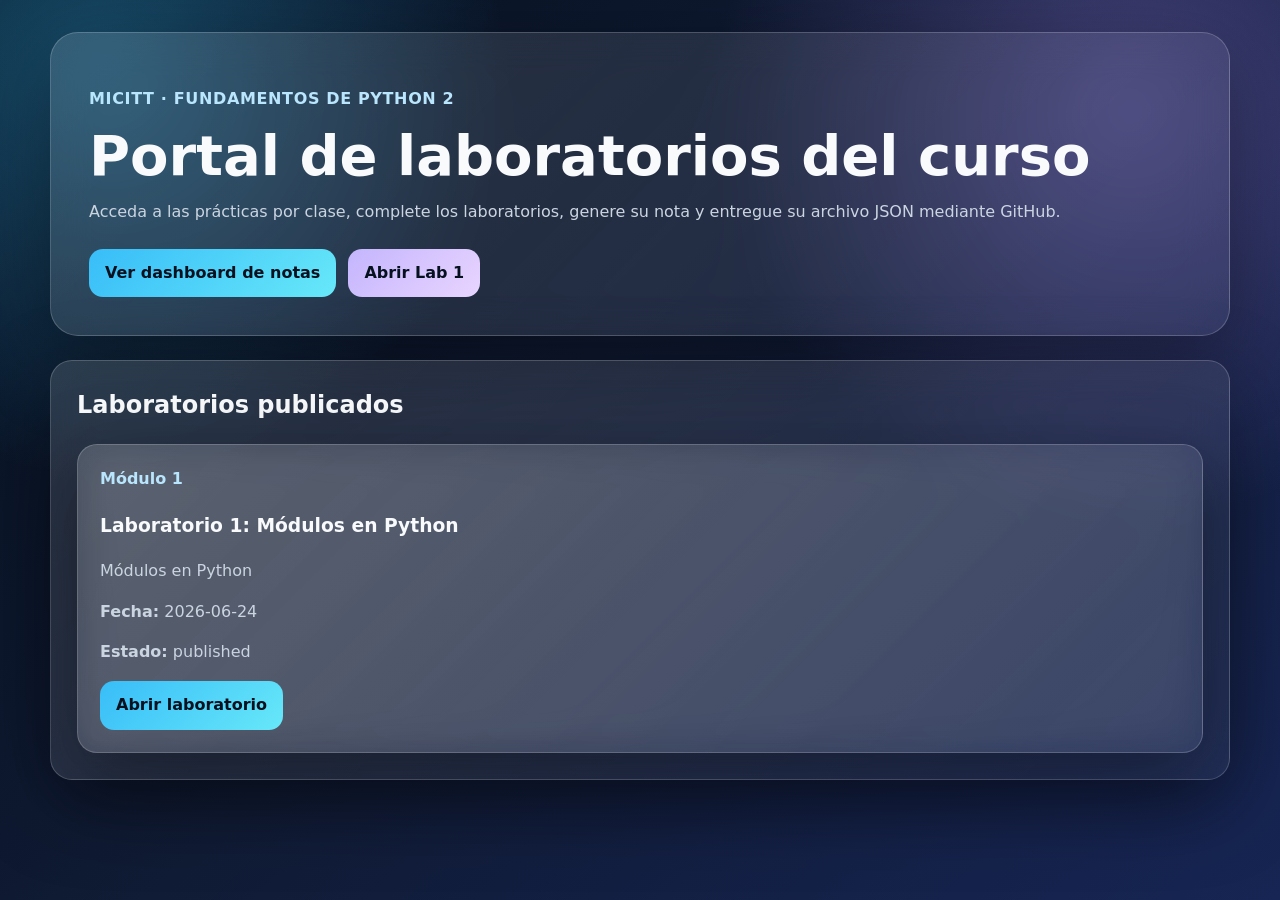
<file: index.html>
<!DOCTYPE html>
<html lang="es">
<head>
  <meta charset="UTF-8" />
  <meta name="viewport" content="width=device-width, initial-scale=1.0" />
  <title>Fundamentos de Python 2 - MICITT</title>
  <link rel="stylesheet" href="assets/css/styles.css" />
</head>
<body>
  <main class="page">
    <header class="hero">
      <p class="eyebrow">MICITT · Fundamentos de Python 2</p>
      <h1>Portal de laboratorios del curso</h1>
      <p>
        Acceda a las prácticas por clase, complete los laboratorios,
        genere su nota y entregue su archivo JSON mediante GitHub.
      </p>
      <div class="actions-row">
        <a class="button" href="dashboard.html">Ver dashboard de notas</a>
        <a class="button secondary" href="labs/clase-02-modulos/index.html">Abrir Lab 1</a>
      </div>
    </header>

    <section class="glass">
      <h2>Laboratorios publicados</h2>
      <div id="labsContainer" class="cards"></div>
    </section>
  </main>

  <script src="assets/js/app.js"></script>
</body>
</html>
</file>
<file: assets/css/styles.css>
:root {
  --bg-1: #06111f;
  --bg-2: #101b35;
  --bg-3: #172554;
  --glass: rgba(255, 255, 255, 0.095);
  --border: rgba(255, 255, 255, 0.2);
  --text: #f8fafc;
  --muted: #cbd5e1;
  --accent: #38bdf8;
  --accent-2: #a78bfa;
  --success: #22c55e;
  --warning: #f59e0b;
  --danger: #ef4444;
  --shadow: 0 24px 80px rgba(0, 0, 0, 0.38);
}

* {
  box-sizing: border-box;
}

body {
  margin: 0;
  min-height: 100vh;
  font-family: Inter, system-ui, -apple-system, BlinkMacSystemFont, "Segoe UI", Arial, sans-serif;
  color: var(--text);
  background:
    radial-gradient(circle at 8% 8%, rgba(56, 189, 248, 0.34), transparent 28%),
    radial-gradient(circle at 88% 12%, rgba(167, 139, 250, 0.34), transparent 30%),
    linear-gradient(135deg, var(--bg-1), var(--bg-2) 48%, var(--bg-3));
  background-attachment: fixed;
  line-height: 1.55;
}

.page {
  width: min(1180px, 94vw);
  margin: 0 auto;
  padding: 32px 0 80px;
}

.hero,
.glass,
.card,
.metric {
  border: 1px solid var(--border);
  background: linear-gradient(135deg, rgba(255,255,255,0.13), rgba(255,255,255,0.055));
  box-shadow: var(--shadow);
  backdrop-filter: blur(20px);
  -webkit-backdrop-filter: blur(20px);
}

.hero {
  border-radius: 28px;
  padding: 38px;
  margin-bottom: 24px;
}

.glass {
  border-radius: 22px;
  padding: 26px;
  margin: 20px 0;
}

.eyebrow {
  color: #bae6fd;
  font-weight: 800;
  letter-spacing: 0.04em;
  text-transform: uppercase;
}

h1 {
  font-size: clamp(34px, 5vw, 56px);
  line-height: 1;
  margin: 0 0 14px;
}

h2 {
  margin-top: 0;
}

p {
  color: var(--muted);
}

.actions-row {
  display: flex;
  flex-wrap: wrap;
  gap: 12px;
  margin-top: 24px;
}

.button {
  display: inline-block;
  text-decoration: none;
  color: #06111f;
  background: linear-gradient(135deg, #38bdf8, #67e8f9);
  padding: 12px 16px;
  border-radius: 14px;
  font-weight: 900;
}

.button.secondary {
  background: linear-gradient(135deg, #c4b5fd, #e9d5ff);
}

.cards {
  display: grid;
  grid-template-columns: repeat(auto-fit, minmax(260px, 1fr));
  gap: 18px;
}

.card {
  border-radius: 20px;
  padding: 22px;
}

.tag {
  color: #bae6fd;
  font-weight: 800;
  margin-top: 0;
}

.summary-grid {
  display: grid;
  grid-template-columns: repeat(auto-fit, minmax(160px, 1fr));
  gap: 16px;
}

.metric {
  border-radius: 18px;
  padding: 20px;
  text-align: center;
}

.metric span {
  font-size: 38px;
  font-weight: 900;
  color: #e0f2fe;
}

.metric p {
  margin: 4px 0 0;
}

.table-wrap {
  overflow-x: auto;
}

table {
  width: 100%;
  border-collapse: collapse;
  background: rgba(2, 6, 23, 0.42);
  border-radius: 16px;
  overflow: hidden;
}

th,
td {
  padding: 13px;
  border: 1px solid rgba(255,255,255,0.12);
  text-align: left;
}

th {
  color: #e0f2fe;
  background: rgba(15, 23, 42, 0.74);
}

td {
  color: var(--muted);
}
</file>
